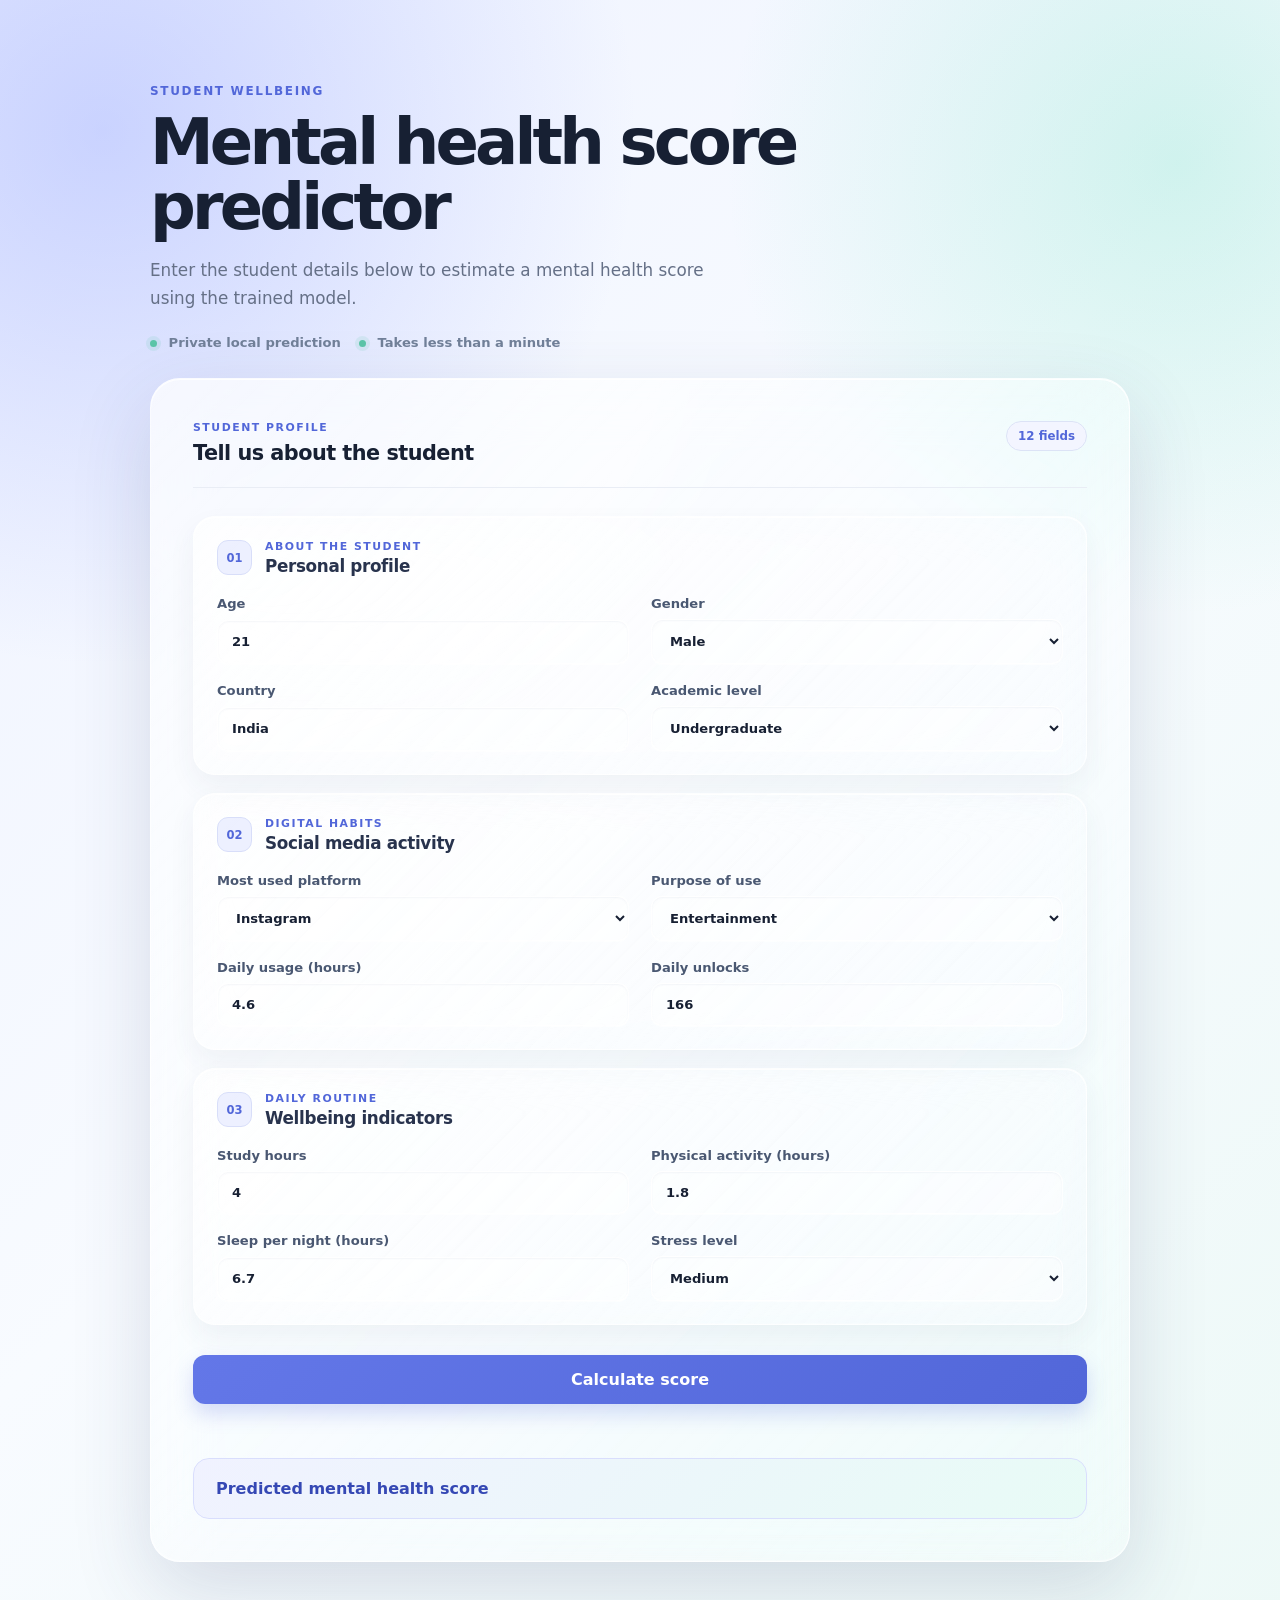
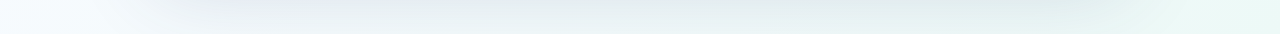
<file: frontend/Mental model/index.html>
<!doctype html>
<html lang="en">
<head>
  <meta charset="UTF-8">
  <meta name="viewport" content="width=device-width, initial-scale=1.0">
  <title>Mental Health Score</title>
  <link rel="stylesheet" href="style.css">
</head>
<body>
  <main class="page-shell">
    <section class="intro">
      <p class="eyebrow">Student wellbeing</p>
      <h1>Mental health score predictor</h1>
      <p class="intro-copy">
        Enter the student details below to estimate a mental health score using the trained model.
      </p>
      <div class="intro-meta">
        <span><i></i> Private local prediction</span>
        <span><i></i> Takes less than a minute</span>
      </div>
    </section>

    <form id="prediction-form" class="card">
      <div class="card-heading">
        <div>
          <p class="section-kicker">Student profile</p>
          <h2>Tell us about the student</h2>
        </div>
        <span class="step-badge">12 fields</span>
      </div>
      <section class="form-section">
        <div class="section-title">
          <span class="section-icon">01</span>
          <div>
            <p class="section-kicker">About the student</p>
            <h3>Personal profile</h3>
          </div>
        </div>
        <div class="form-grid">
        <label>
          Age
          <input name="Age" type="number" min="10" max="100" value="21" required>
        </label>

        <label>
          Gender
          <select name="Gender" required>
            <option>Male</option>
            <option>Female</option>
            <option>Other</option>
          </select>
        </label>

        <label>
          Country
          <input name="Country" type="text" value="India" required>
        </label>

        <label>
          Academic level
          <select name="Academic_Level" required>
            <option>High School</option>
            <option selected>Undergraduate</option>
            <option>Graduate</option>
          </select>
        </label>
        </div>
      </section>

      <section class="form-section">
        <div class="section-title">
          <span class="section-icon">02</span>
          <div>
            <p class="section-kicker">Digital habits</p>
            <h3>Social media activity</h3>
          </div>
        </div>
        <div class="form-grid">
        <label>
          Most used platform
          <select name="Most_Used_Platform" required>
            <option>Facebook</option>
            <option>LinkedIn</option>
            <option selected>Instagram</option>
            <option>Snapchat</option>
            <option>Twitter</option>
            <option>YouTube</option>
            <option>TikTok</option>
            <option>LINE</option>
            <option>KakaoTalk</option>
            <option>VKontakte</option>
            <option>WhatsApp</option>
            <option>WeChat</option>
          </select>
        </label>

        <label>
          Purpose of use
          <select name="Purpose_Of_Use" required>
            <option>Networking</option>
            <option>Education</option>
            <option selected>Entertainment</option>
            <option>News</option>
          </select>
        </label>

        <label>
          Daily usage (hours)
          <input name="Avg_Daily_Usage_Hours" type="number" min="0" max="24" step="0.1" value="4.6" required>
        </label>

        <label>
          Daily unlocks
          <input name="Daily_Unlocks" type="number" min="0" value="166" required>
        </label>
        </div>
      </section>

      <section class="form-section">
        <div class="section-title">
          <span class="section-icon">03</span>
          <div>
            <p class="section-kicker">Daily routine</p>
            <h3>Wellbeing indicators</h3>
          </div>
        </div>
        <div class="form-grid">
        <label>
          Study hours
          <input name="Study_Hours" type="number" min="0" max="24" step="0.1" value="4" required>
        </label>

        <label>
          Physical activity (hours)
          <input name="Physical_Activity_Hours" type="number" min="0" max="24" step="0.1" value="1.8" required>
        </label>

        <label>
          Sleep per night (hours)
          <input name="Sleep_Hours_Per_Night" type="number" min="0" max="24" step="0.1" value="6.7" required>
        </label>

        <label>
          Stress level
          <select name="Stress_Level" required>
            <option>Low</option>
            <option selected>Medium</option>
            <option>High</option>
            <option>Very High</option>
          </select>
        </label>
        </div>
      </section>

      <button id="submit-button" type="submit">Calculate score</button>
      <p id="status" class="status" role="status"></p>

      <section id="result" class="result" hidden>
        <span>Predicted mental health score</span>
        <strong id="score"></strong>
      </section>
    </form>
  </main>
  <script src="script.js"></script>
</body>
</html>
</file>
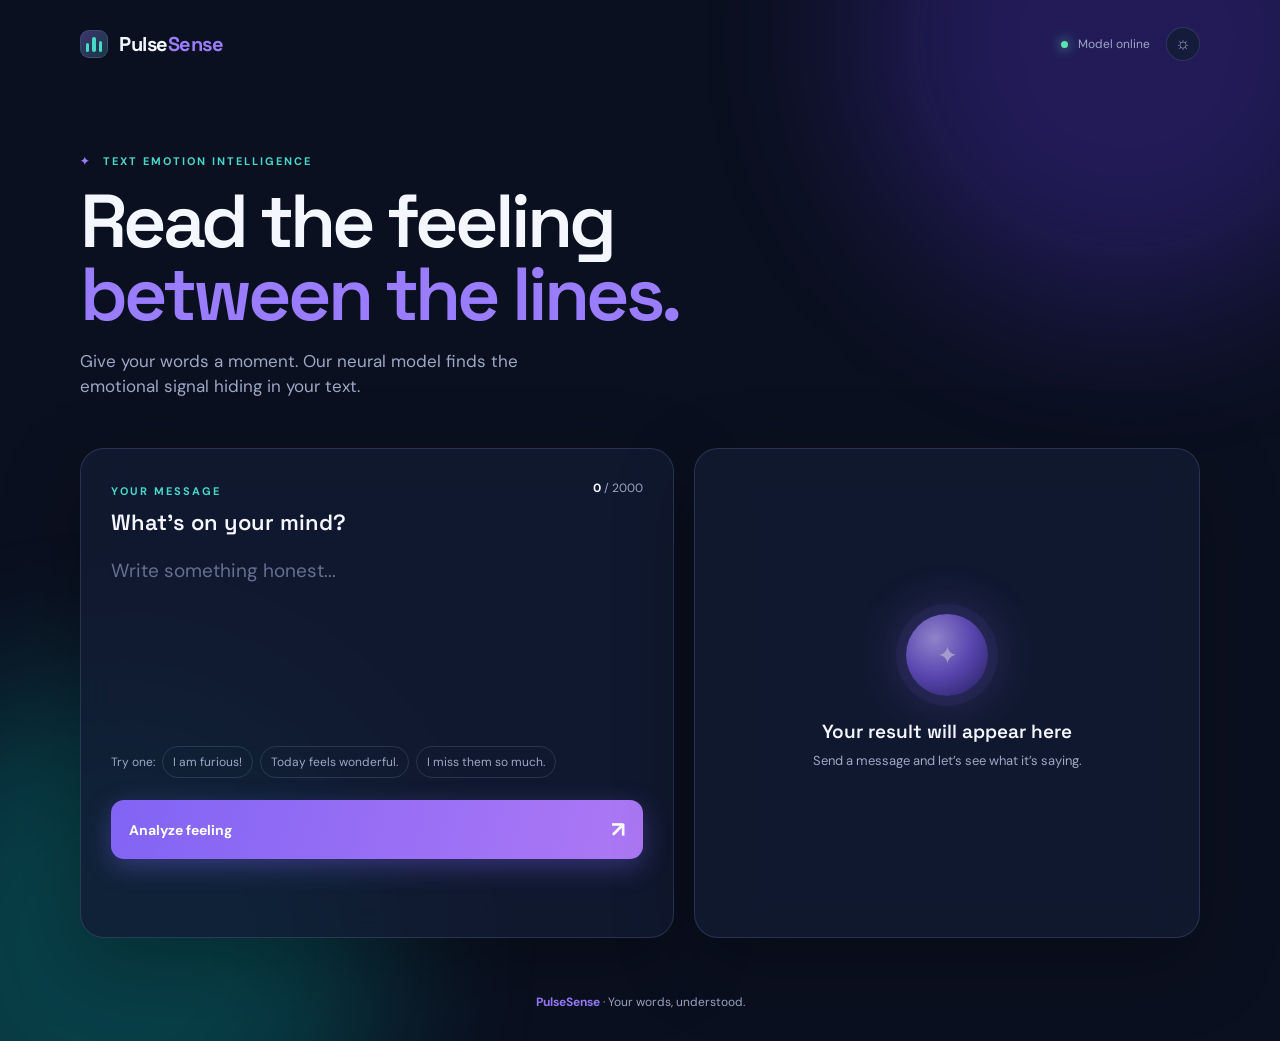
<file: frontend/Text_model/index.html>
<!DOCTYPE html>
<html lang="en">
<head>
    <meta charset="UTF-8">
    <meta name="viewport" content="width=device-width, initial-scale=1.0">
    <meta name="theme-color" content="#10172b">
    <title>PulseSense | Emotion intelligence</title>
    <link rel="preconnect" href="https://fonts.googleapis.com">
    <link rel="preconnect" href="https://fonts.gstatic.com" crossorigin>
    <link href="https://fonts.googleapis.com/css2?family=DM+Sans:wght@400;500;600;700&family=Space+Grotesk:wght@500;600;700&display=swap" rel="stylesheet">
    <link rel="stylesheet" href="styles.css">
</head>
<body>
    <div class="ambient ambient-one"></div>
    <div class="ambient ambient-two"></div>
    <main class="shell">
        <nav class="nav">
            <a class="brand" href="/" aria-label="PulseSense home">
                <span class="brand-mark"><span></span><span></span><span></span></span>
                <span>Pulse<span>Sense</span></span>
            </a>
            <div class="nav-actions">
                <span class="status"><i></i> Model online</span>
                <button class="icon-button" id="theme-toggle" type="button" aria-label="Toggle light mode">☼</button>
            </div>
        </nav>

        <section class="hero">
            <div class="eyebrow"><span class="spark">✦</span> TEXT EMOTION INTELLIGENCE</div>
            <h1>Read the feeling<br><em>between the lines.</em></h1>
            <p class="hero-copy">Give your words a moment. Our neural model finds the emotional signal hiding in your text.</p>
        </section>

        <section class="workspace">
            <div class="composer panel">
                <div class="panel-heading">
                    <div>
                        <span class="section-label">YOUR MESSAGE</span>
                        <h2>What’s on your mind?</h2>
                    </div>
                    <span class="counter"><b id="char-count">0</b> / 2000</span>
                </div>
                <textarea id="message" maxlength="2000" placeholder="Write something honest..." aria-label="Text to analyze"></textarea>
                <div class="composer-footer">
                    <div class="examples">
                        <span>Try one:</span>
                        <button type="button" class="prompt-chip">I am furious!</button>
                        <button type="button" class="prompt-chip">Today feels wonderful.</button>
                        <button type="button" class="prompt-chip">I miss them so much.</button>
                    </div>
                    <button class="analyze-button" id="analyze-button" type="button">
                        <span class="button-label">Analyze feeling</span>
                        <span class="button-arrow">↗</span>
                    </button>
                </div>
                <p class="error-message" id="error-message" role="alert"></p>
            </div>

            <div class="result panel" id="result-panel">
                <div class="result-empty" id="empty-state">
                    <div class="orb orb-empty"><span>✦</span></div>
                    <h2>Your result will appear here</h2>
                    <p>Send a message and let’s see what it’s saying.</p>
                </div>
                <div class="result-content hidden" id="result-content">
                    <div class="result-topline">
                        <span class="section-label">EMOTIONAL SIGNAL</span>
                        <span class="result-time" id="result-time"></span>
                    </div>
                    <div class="emotion-summary">
                        <div class="orb" id="emotion-orb"><span id="emotion-emoji">✦</span></div>
                        <div>
                            <p class="detected-label">Detected emotion</p>
                            <h2 id="emotion-name">—</h2>
                            <p class="confidence-copy"><strong id="confidence">0%</strong> confidence</p>
                        </div>
                    </div>
                    <div class="confidence-track"><span id="confidence-fill"></span></div>
                    <div class="breakdown-heading">
                        <span>Signal breakdown</span>
                        <span>Probability</span>
                    </div>
                    <div class="probabilities" id="probabilities"></div>
                </div>
                <div class="loading-state hidden" id="loading-state">
                    <div class="loading-orb"><span></span></div>
                    <h2>Reading your words<span class="dots">...</span></h2>
                    <p>Finding the emotional signal</p>
                </div>
            </div>
        </section>

        <section class="history-section hidden" id="history-section">
            <div class="section-heading">
                <div><span class="section-label">RECENT READS</span><h2>Your emotional trail</h2></div>
                <button class="clear-button" id="clear-history" type="button">Clear all</button>
            </div>
            <div class="history" id="history"></div>
        </section>

        <footer><span>PulseSense</span> · Your words, understood.</footer>
    </main>
    <script src="script.js"></script>
</body>
</html>
</file>
<file: frontend/Mental model/style.css>
:root {
  color-scheme: light;
  font-family: Inter, ui-sans-serif, system-ui, -apple-system, BlinkMacSystemFont, "Segoe UI", sans-serif;
  background: #f5f7fc;
  color: #172033;
}

* { box-sizing: border-box; }

body {
  position: relative;
  margin: 0;
  min-width: 320px;
  overflow-x: hidden;
  background:
    radial-gradient(circle at 8% 8%, rgba(128, 147, 255, .34), transparent 28%),
    radial-gradient(circle at 92% 10%, rgba(105, 221, 193, .28), transparent 24%),
    linear-gradient(135deg, #eef2ff 0%, #f8fbff 48%, #edf9f7 100%);
}

.page-shell { position: relative; z-index: 1; width: min(980px, calc(100% - 32px)); margin: 0 auto; padding: 72px 0; }
.intro { max-width: 680px; margin-bottom: 28px; }
.eyebrow, .section-kicker { color: #5267d9; font-size: .75rem; font-weight: 800; letter-spacing: .14em; text-transform: uppercase; }
h1 { margin: 10px 0 14px; font-size: clamp(2.3rem, 5vw, 4.2rem); line-height: 1.02; letter-spacing: -.06em; }
.intro-copy { max-width: 590px; color: #657087; font-size: 1.05rem; line-height: 1.65; }
.intro-meta { display: flex; flex-wrap: wrap; gap: 18px; margin-top: 22px; color: #718099; font-size: .82rem; font-weight: 700; }
.intro-meta i { display: inline-block; width: 7px; height: 7px; margin-right: 7px; border-radius: 50%; background: #5bc5a8; box-shadow: 0 0 0 4px rgba(91,197,168,.14); }
.card {
  position: relative;
  overflow: hidden;
  padding: clamp(22px, 4vw, 42px);
  border: 1px solid rgba(255, 255, 255, .72);
  border-radius: 30px;
  background: linear-gradient(135deg, rgba(255,255,255,.62), rgba(255,255,255,.22));
  box-shadow: 0 28px 80px rgba(48, 65, 110, .16), inset 0 1px 0 rgba(255,255,255,.9), inset 0 -1px 0 rgba(255,255,255,.25);
  backdrop-filter: blur(28px) saturate(145%);
  -webkit-backdrop-filter: blur(28px) saturate(145%);
}
.card::before {
  position: absolute;
  top: -30%;
  left: -10%;
  width: 65%;
  height: 55%;
  border-radius: 50%;
  background: rgba(255,255,255,.28);
  content: "";
  filter: blur(22px);
  pointer-events: none;
}
.card > * { position: relative; z-index: 1; }
.card-heading { display: flex; align-items: flex-start; justify-content: space-between; gap: 20px; margin-bottom: 28px; padding-bottom: 22px; border-bottom: 1px solid #e9edf5; }
.section-kicker { margin: 0 0 7px; font-size: .68rem; }
h2 { margin: 0; font-size: 1.3rem; letter-spacing: -.025em; }
.step-badge { padding: 7px 11px; border: 1px solid #dce3f6; border-radius: 99px; background: #f3f5ff; color: #5267d9; font-size: .74rem; font-weight: 800; white-space: nowrap; }
.form-section {
  padding: 23px;
  border: 1px solid rgba(255, 255, 255, .68);
  border-radius: 22px;
  background: linear-gradient(135deg, rgba(255,255,255,.48), rgba(239,245,255,.2));
  box-shadow: inset 0 1px 0 rgba(255,255,255,.82), inset 0 -1px 0 rgba(255,255,255,.2), 0 12px 28px rgba(48, 65, 110, .06);
  backdrop-filter: blur(18px) saturate(130%);
  -webkit-backdrop-filter: blur(18px) saturate(130%);
}
.form-section + .form-section { margin-top: 18px; }
.section-title { display: flex; align-items: center; gap: 13px; margin-bottom: 20px; }
.section-title .section-kicker { margin: 0 0 3px; }
.section-title h3 { margin: 0; color: #28334d; font-size: 1.05rem; letter-spacing: -.02em; }
.section-icon { display: grid; width: 35px; height: 35px; place-items: center; border: 1px solid #d8def9; border-radius: 11px; background: rgba(235,239,255,.9); color: #5267d9; font-size: .72rem; font-weight: 850; }
.form-grid { display: grid; grid-template-columns: repeat(2, minmax(0, 1fr)); gap: 19px 22px; }
label { display: grid; gap: 8px; color: #4a5872; font-size: .82rem; font-weight: 750; }
input, select { width: 100%; padding: 13px 14px; border: 1px solid rgba(255,255,255,.72); border-radius: 11px; outline: none; background: rgba(255,255,255,.4); color: #172033; font: inherit; box-shadow: inset 0 1px 2px rgba(80, 100, 150, .06), 0 1px 0 rgba(255,255,255,.5); transition: border-color .2s, box-shadow .2s, transform .2s, background .2s; }
input::placeholder { color: #8490a6; }
input:hover, select:hover { border-color: #b8c3dc; }
input:focus, select:focus { border-color: rgba(82,103,217,.62); background: rgba(255,255,255,.64); box-shadow: 0 0 0 4px rgba(82,103,217,.13), inset 0 1px 2px rgba(80, 100, 150, .06); transform: translateY(-1px); }
button { width: 100%; margin-top: 30px; padding: 15px 18px; border: 0; border-radius: 12px; background: linear-gradient(135deg, #6377e8, #5267d9); color: white; cursor: pointer; font: inherit; font-weight: 800; box-shadow: 0 10px 20px rgba(82,103,217,.22); transition: transform .2s, box-shadow .2s, background .2s; }
button:hover { background: linear-gradient(135deg, #5267d9, #4055c7); transform: translateY(-2px); box-shadow: 0 14px 25px rgba(82,103,217,.28); }
button:disabled { cursor: wait; opacity: .7; }
.status { min-height: 22px; margin: 14px 0 0; color: #b42318; font-size: .9rem; }
.result { display: flex; align-items: center; justify-content: space-between; gap: 16px; margin-top: 18px; padding: 20px 22px; border: 1px solid #d9defd; border-radius: 16px; background: linear-gradient(135deg, #f0f2ff, #e8fbf6); color: #3548b4; }
.result span { font-weight: 750; }
.result strong { color: #263aab; font-size: 2.2rem; letter-spacing: -.06em; }

@media (max-width: 640px) {
  .page-shell { padding: 36px 0; }
  .form-section { padding: 18px; }
  .form-grid { grid-template-columns: 1fr; }
  .card-heading { align-items: flex-start; }
}
</file>
<file: frontend/Text_model/styles.css>
:root {
    --bg: #0b1020;
    --panel: rgba(18, 27, 52, .78);
    --panel-solid: #141d38;
    --line: rgba(170, 190, 255, .16);
    --text: #f5f7ff;
    --muted: #9da8c5;
    --accent: #9a7cff;
    --accent-two: #48d8c8;
    --glow: rgba(125, 103, 255, .34);
    --shadow: 0 24px 80px rgba(0, 0, 0, .28);
}
* { box-sizing: border-box; }
html { scroll-behavior: smooth; }
body {
    min-width: 320px; margin: 0; color: var(--text); background: var(--bg);
    font: 15px/1.5 "DM Sans", sans-serif; overflow-x: hidden;
    transition: background .3s ease, color .3s ease;
}
body.light { --bg: #eef1fa; --panel: rgba(255,255,255,.82); --panel-solid: #fff; --line: rgba(50,65,120,.14); --text: #151a32; --muted: #67718d; --shadow: 0 24px 70px rgba(61,74,130,.15); }
.ambient { position: fixed; width: 42vw; height: 42vw; border-radius: 50%; filter: blur(80px); opacity: .25; pointer-events: none; animation: drift 12s ease-in-out infinite alternate; }
.ambient-one { top: -18vw; right: -9vw; background: #693dff; }
.ambient-two { bottom: -25vw; left: -12vw; background: #00c8bb; animation-delay: -5s; }
.shell { position: relative; z-index: 1; width: min(1120px, calc(100% - 40px)); margin: auto; }
.nav { height: 88px; display: flex; align-items: center; justify-content: space-between; }
.brand { color: var(--text); display: flex; align-items: center; gap: 11px; font: 700 20px "Space Grotesk"; text-decoration: none; letter-spacing: -.5px; }
.brand > span:last-child span { color: var(--accent); }
.brand-mark { width: 28px; height: 28px; display: flex; align-items: end; gap: 3px; padding: 5px; border: 1px solid var(--line); border-radius: 9px; background: linear-gradient(135deg, rgba(154,124,255,.35), rgba(72,216,200,.2)); }
.brand-mark span { width: 4px; border-radius: 4px; background: var(--accent-two); animation: bars 1.2s ease-in-out infinite alternate; }
.brand-mark span:nth-child(1) { height: 9px; }.brand-mark span:nth-child(2) { height: 15px; animation-delay: -.3s; }.brand-mark span:nth-child(3) { height: 11px; animation-delay: -.6s; }
.nav-actions { display: flex; gap: 16px; align-items: center; }.status { color: var(--muted); font-size: 12px; }.status i { display: inline-block; width: 7px; height: 7px; margin-right: 7px; border-radius: 50%; background: #5de2b2; box-shadow: 0 0 12px #5de2b2; }
.icon-button, .clear-button { color: var(--muted); border: 1px solid var(--line); background: var(--panel); cursor: pointer; transition: .2s ease; }.icon-button { width: 34px; height: 34px; border-radius: 50%; font-size: 17px; }.icon-button:hover, .clear-button:hover { color: var(--text); border-color: var(--accent); }
.hero { padding: 65px 0 48px; max-width: 700px; }.eyebrow, .section-label { color: var(--accent-two); font-size: 11px; font-weight: 700; letter-spacing: 2px; }.spark { color: var(--accent); margin-right: 7px; }
h1, h2, p { margin: 0; } h1 { margin: 15px 0 17px; font: 600 clamp(42px, 6vw, 75px)/.98 "Space Grotesk"; letter-spacing: -4px; } h1 em { color: var(--accent); font-style: normal; }.hero-copy { max-width: 480px; color: var(--muted); font-size: 17px; }
.workspace { display: grid; grid-template-columns: 1.08fr .92fr; gap: 20px; }.panel { border: 1px solid var(--line); border-radius: 24px; background: var(--panel); box-shadow: var(--shadow); backdrop-filter: blur(18px); }.composer, .result { min-height: 490px; padding: 30px; }.panel-heading { display: flex; justify-content: space-between; align-items: start; }.panel h2 { font: 600 22px "Space Grotesk"; margin-top: 7px; }.counter { color: var(--muted); font-size: 12px; }.counter b { color: var(--text); }
textarea { display: block; width: 100%; height: 210px; padding: 20px 0; resize: none; border: 0; outline: 0; color: var(--text); background: transparent; font: 19px/1.6 "DM Sans"; }.composer:focus-within { border-color: rgba(154,124,255,.7); box-shadow: 0 0 0 4px rgba(154,124,255,.08), var(--shadow); } textarea::placeholder { color: #64708f; }
.composer-footer { display: flex; flex-direction: column; gap: 22px; }.examples { display: flex; flex-wrap: wrap; align-items: center; gap: 7px; color: var(--muted); font-size: 12px; }.prompt-chip { padding: 7px 10px; border: 1px solid var(--line); border-radius: 20px; color: var(--muted); background: transparent; cursor: pointer; font: 12px "DM Sans"; transition: .2s ease; }.prompt-chip:hover { color: var(--text); border-color: var(--accent); transform: translateY(-2px); }
.analyze-button { display: flex; align-items: center; justify-content: space-between; width: 100%; padding: 15px 18px; border: 0; border-radius: 13px; color: #fff; background: linear-gradient(105deg, #8164f4, #ad78f5); box-shadow: 0 8px 26px var(--glow); font: 700 14px "DM Sans"; cursor: pointer; transition: .25s ease; }.analyze-button:hover { transform: translateY(-3px); box-shadow: 0 13px 32px var(--glow); }.analyze-button:disabled { opacity: .6; cursor: wait; transform: none; }.button-arrow { font-size: 22px; }.error-message { min-height: 20px; color: #ff8c9b; font-size: 12px; }
.result { position: relative; overflow: hidden; }.result-empty, .loading-state { height: 100%; min-height: 425px; display: flex; flex-direction: column; align-items: center; justify-content: center; text-align: center; }.result-empty h2, .loading-state h2 { margin-top: 23px; font-size: 19px; }.result-empty p, .loading-state p { margin-top: 7px; color: var(--muted); font-size: 13px; }.orb { display: grid; place-items: center; width: 102px; height: 102px; border-radius: 50%; background: radial-gradient(circle at 35% 30%, #bca8ff, #7357dc 48%, #271e68); box-shadow: 0 0 0 10px rgba(145,117,255,.08), 0 0 55px rgba(132,103,255,.48); font-size: 38px; animation: float 4s ease-in-out infinite; }.orb-empty { width: 82px; height: 82px; color: #d3c9ff; font-size: 25px; opacity: .75; }
.result-content { animation: reveal .5s ease both; }.result-topline, .breakdown-heading { display: flex; justify-content: space-between; align-items: center; }.result-time { color: var(--muted); font-size: 11px; }.emotion-summary { display: flex; align-items: center; gap: 24px; margin: 29px 0 24px; }.detected-label { color: var(--muted); font-size: 12px; }.emotion-summary h2 { margin-top: 2px; color: var(--text); font: 700 35px "Space Grotesk"; text-transform: capitalize; }.confidence-copy { margin-top: 4px; color: var(--muted); font-size: 12px; }.confidence-copy strong { color: var(--accent-two); }.confidence-track { height: 5px; overflow: hidden; border-radius: 8px; background: rgba(150,160,200,.14); }.confidence-track span { display: block; width: 0; height: 100%; border-radius: inherit; background: linear-gradient(90deg, var(--accent), var(--accent-two)); transition: width 1s ease; }.breakdown-heading { margin: 30px 0 12px; color: var(--muted); font-size: 11px; }.probability { display: grid; grid-template-columns: 70px 1fr 42px; align-items: center; gap: 9px; margin: 10px 0; font-size: 11px; }.probability > span:first-child { color: var(--muted); text-transform: capitalize; }.probability > span:last-child { color: var(--text); text-align: right; }.bar { height: 6px; overflow: hidden; border-radius: 10px; background: rgba(150,160,200,.12); }.bar i { display: block; width: 0; height: 100%; border-radius: inherit; background: var(--bar-color, var(--accent)); transition: width .8s cubic-bezier(.2,.8,.2,1); }
.loading-orb { display: grid; place-items: center; width: 74px; height: 74px; border: 1px solid rgba(154,124,255,.5); border-radius: 50%; animation: spin 1.4s linear infinite; }.loading-orb span { width: 9px; height: 9px; border-radius: 50%; background: var(--accent-two); box-shadow: 0 -29px 0 var(--accent), 0 29px 0 #f7a3d8; }.dots { display: inline-block; width: 22px; text-align: left; }
.history-section { padding: 72px 0 24px; animation: reveal .5s ease both; }.section-heading { display: flex; justify-content: space-between; align-items: end; margin-bottom: 18px; }.section-heading h2 { margin-top: 8px; font: 600 24px "Space Grotesk"; }.clear-button { padding: 7px 12px; border-radius: 8px; font: 12px "DM Sans"; }.history { display: grid; grid-template-columns: repeat(3, 1fr); gap: 12px; }.history-card { padding: 16px; border: 1px solid var(--line); border-radius: 15px; background: var(--panel); }.history-card header { display: flex; justify-content: space-between; color: var(--muted); font-size: 11px; }.history-card strong { color: var(--accent-two); text-transform: capitalize; }.history-card p { margin-top: 10px; overflow: hidden; color: var(--text); text-overflow: ellipsis; white-space: nowrap; font-size: 13px; }
footer { padding: 55px 0 30px; color: var(--muted); font-size: 12px; text-align: center; } footer span { color: var(--accent); font-weight: 700; }.hidden { display: none !important; }
@keyframes drift { to { transform: translate(4vw, 3vw) scale(1.1); } } @keyframes bars { to { transform: scaleY(.55); } } @keyframes float { 50% { transform: translateY(-8px); } } @keyframes spin { to { transform: rotate(360deg); } } @keyframes reveal { from { opacity: 0; transform: translateY(10px); } to { opacity: 1; transform: none; } }
@media (max-width: 780px) { .shell { width: min(100% - 28px, 600px); }.nav { height: 70px; }.status { display: none; }.hero { padding: 48px 0 35px; } h1 { letter-spacing: -2px; }.workspace { grid-template-columns: 1fr; }.composer, .result { min-height: auto; padding: 23px; }.result { min-height: 460px; }.history { grid-template-columns: 1fr; }.examples { gap: 6px; } }
</file>
